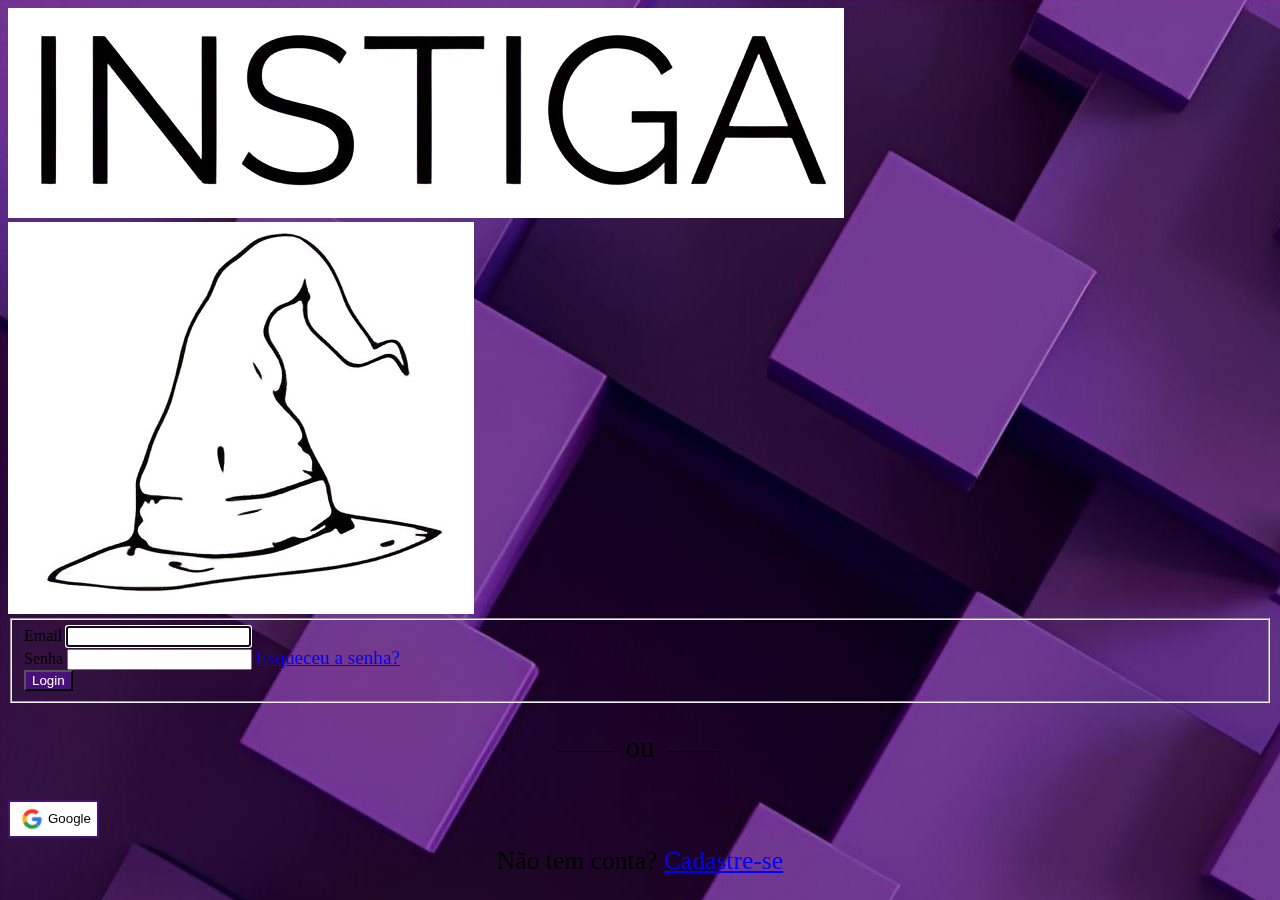
<file: index.html>
<!DOCTYPE html>
<html lang="en">

<head>
    <meta charset="UTF-8">
    <meta name="viewport" content="width=device-width, initial-scale=1.0">
    <title>Document</title>
    <link rel="stylesheet" href="styles/login.css">
</head>

<body>
    <div id="bg-image">
    </div>

    <main>
        <div id="logos">

            <img src="images/logo_nome.jpeg" alt="Instiga">
            <img src="images/logo_imagem.jpeg" alt="Logo">

        </div>
        <form action="" id="form">

            <fieldset>
                <div class="form-area">

                    <label for="email">Email</label>
                    <input type="email" name="email" id="email" autofocus>

                </div>
                <div class="form-area">

                    <label for="password">Senha</label>
                    <input type="password" name="password" id="password">
                    <a id="esqueceusenha" href="#">Esqueceu a senha?</a>

                </div>

                <button id="login">Login</button>

            </fieldset>
            
            <p id="connect">ou</p>
            <button id="Google"><img src="images/google.png" alt="">Google</button>
            <p id="cadastro">Não tem conta? <a href="#">Cadastre-se</a></p>

        </form>

    </main>
</body>

</html>
</file>
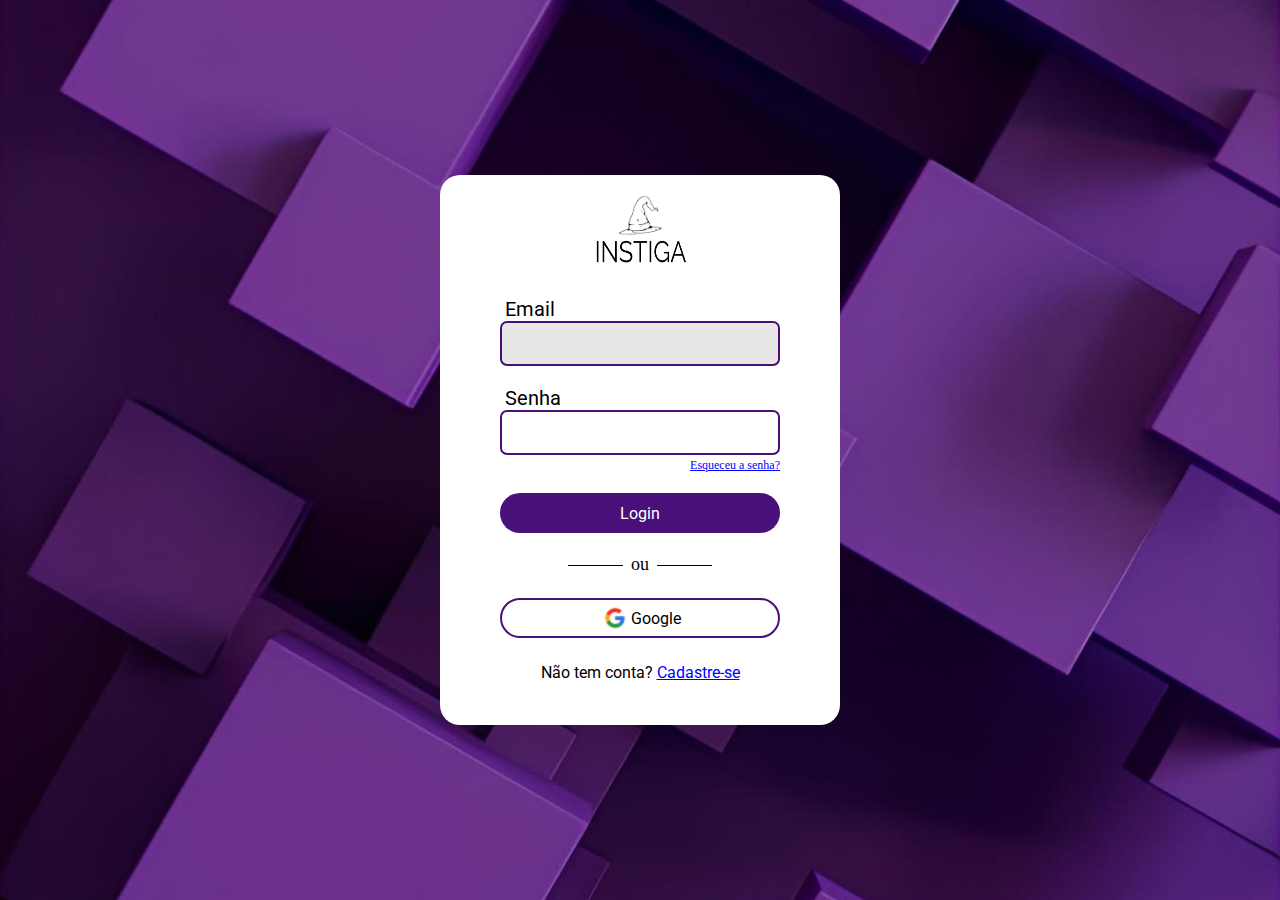
<file: login/index.html>
<!DOCTYPE html>
<html lang="en">

<head>
    <meta charset="UTF-8">
    <meta name="viewport" content="width=device-width, initial-scale=1.0">
    <title>Instiga</title>
    <link rel="stylesheet" href="../styles/index.css">
    <link rel="stylesheet" href="../styles/login.css">
</head>

<body>
    <div id="bg-image">
    </div>

    <main>
        <div id="logos">

            <img src="../images/logo_nome.jpeg" alt="Instiga">
            <img src="../images/logo_imagem.jpeg" alt="Logo">

        </div>
        <form action="" id="form">

            <fieldset>
                <div class="form-area">

                    <label for="email">Email</label>
                    <input type="email" name="email" id="email" autofocus>

                </div>
                <div class="form-area">

                    <label for="password">Senha</label>
                    <input type="password" name="password" id="password">
                    <a id="esqueceusenha" href="#">Esqueceu a senha?</a>

                </div>

                <button id="login">Login</button>

            </fieldset>
            
            <p id="connect">ou</p>
            <button id="Google"><img src="../images/google.png" alt="">Google</button>
            <p id="cadastro">Não tem conta? <a href="../cadastro/cadastro.html">Cadastre-se</a></p>

        </form>

    </main>
</body>

</html>
</file>
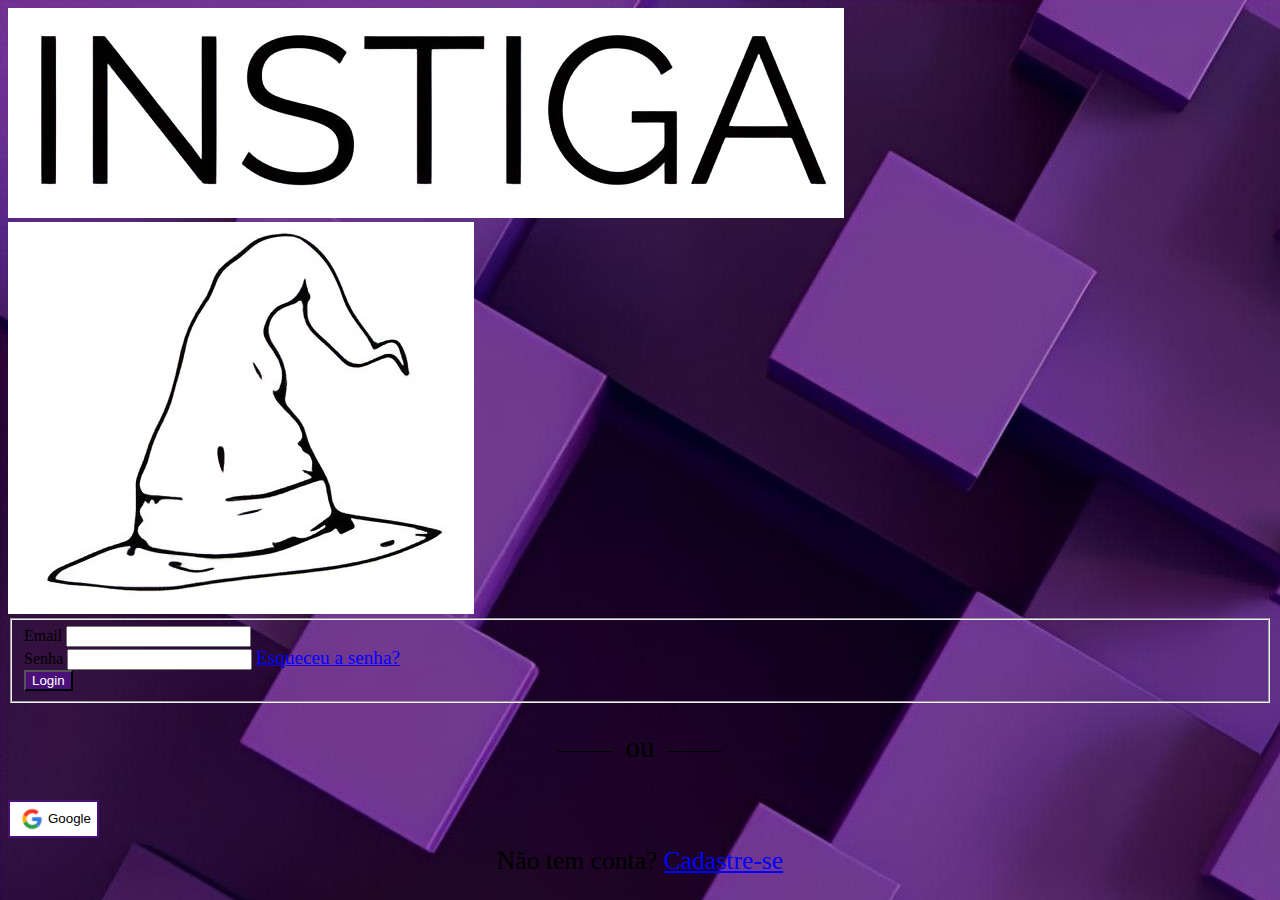
<file: login.html>
<!DOCTYPE html>
<html lang="en">

<head>
    <meta charset="UTF-8">
    <meta name="viewport" content="width=device-width, initial-scale=1.0">
    <title>Document</title>
    <link rel="stylesheet" href="styles/login.css">
</head>

<body>
    <div id="bg-image">
    </div>

    <main>
        <div id="logos">

            <img src="images/logo_nome.jpeg" alt="Instiga">
            <img src="images/logo_imagem.jpeg" alt="Logo">

        </div>
        <form action="" id="form">

            <fieldset>
                <div class="form-area">

                    <label for="email">Email</label>
                    <input type="email" name="email" id="email">

                </div>
                <div class="form-area">

                    <label for="password">Senha</label>
                    <input type="password" name="password" id="password">
                    <a id="esqueceusenha" href="#">Esqueceu a senha?</a>

                </div>

                <button id="login">Login</button>

            </fieldset>
            
            <p id="connect">ou</p>
            <button id="Google"><img src="images/google.png" alt="">Google</button>
            <p id="cadastro">Não tem conta? <a href="#">Cadastre-se</a></p>

        </form>

    </main>
</body>

</html>
</file>
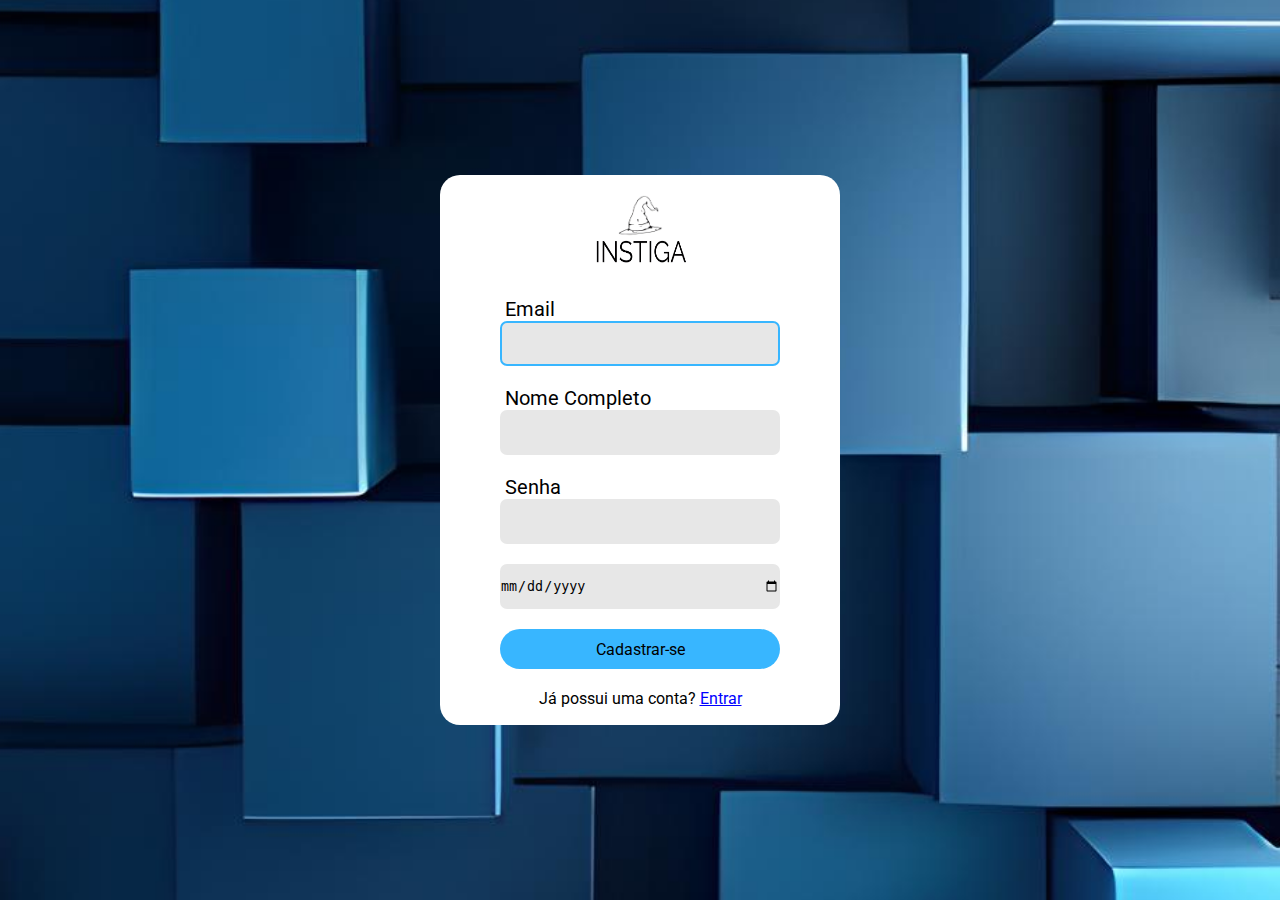
<file: cadastro/cadastro.html>
<!DOCTYPE html>
<html lang="en">

<head>
    <meta charset="UTF-8">
    <meta name="viewport" content="width=device-width, initial-scale=1.0">
    <title>Instiga</title>
    <link rel="stylesheet" href="../styles/index.css">
    <link rel="stylesheet" href="../styles/cadastro.css">
</head>

<body>
    <div id="bg-image">
    </div>

    <main>
        <div id="logos">

            <img src="../images/logo_nome.jpeg" alt="Instiga">
            <img src="../images/logo_imagem.jpeg" alt="Logo">

        </div>
        
        <form action="" id="form">
            <fieldset>
                <div class="form-area">
                    <label for="email">Email</label>
                    <input type="email" name="email" id="email" autofocus>
                </div>

                <div class="form-area">
                    <label for="name">Nome Completo</label>
                    <input type="text" name="name" id="name">
                </div>

                <div class="form-area">
                    <label for="password">Senha</label>
                    <input type="password" name="password" id="password">
                </div>

                <div class="form-area">
                    <label for="date"></label>
                    <input type="date" name="date" id="date">
                </div>

                <button id="cadastrar">Cadastrar-se</button>

                <span id="temConta">Já possui uma conta? <a href="../login/index.html">Entrar</a></span>

            </fieldset>
        </form>
                

    </main>
</body>

</html>
</file>
<file: styles/login.css>
:root{
    --princ: #4a1079;
    --violeta-claro: #370e58;
    --violeta-escuro: #210736;
}

body{
    background-image: url(../login/login-images/celular-bg.png);
}

#esqueceusenha{
    margin-top: .3rem;
    text-align: right;
    font-size: 1.2rem;
}



#login{
    background-color: var(--princ);
    color: white;
}
#login:hover{
    background-color: var(--violeta-claro);
}

#connect{
    text-align: center;
    font-size: 1.8rem;
}

#connect:after, #connect:before{
    margin: 1.2rem .8rem;
    content: ' ';
    display: inline-block;
    vertical-align: middle;
    height: 1px;
    width: 55px;
    background-color: black;
}

#cadastro{
    margin-block: .5rem;
    text-align: center;
    font-size: 1.6rem;
    font-family: Roboto;

}
a{
    color: blue;
}

#Google{
    background-color: white;
    border: 2px solid var(--princ);
    display: flex;
    align-items: center;
    justify-content: center;

}
#Google:hover{
    background-color: rgb(236, 236, 236);
}
#Google img{
    width: 32px;
}


@media screen and (min-width: 768px){
    body{
        background-image: url(../login/login-images/tablet-bg.jpg);
    }
}

@media screen and (min-width: 1400px ){
    #bg-image{
        background-image: url(../login/login-images/notebook-bg.png);
    }
    
    #connect{
        margin-block: 1rem;
    }

    #cadastro{
        margin-top: 3rem;
    }
}

@media screen and (min-width: 1700px){
    #bg-image{
        width: 300px;
        height: 100vh;
    }
}
</file>
<file: styles/index.css>
@charset "UTF-8";
@import url('https://fonts.googleapis.com/css2?family=Roboto:ital,wght@0,100;0,300;0,400;0,500;0,700;0,900;1,100;1,300;1,400;1,500;1,700;1,900&display=swap');

*{
    box-sizing: border-box;
    margin: 0;
    padding: 0;
    outline: none;
    border: none;
}

html{
    font-size: 62.5%;
}

body{
    display: flex;
    align-items: center;

    justify-content: center;
    height: 100vh;
    max-height: 100vh;
    
    background-position: center center;
    background-size: cover;
    background-repeat: no-repeat;
}

main{
    border-radius: 20px;
    background-color: white;
    width: 300px;
    height: 500px;
    margin: auto;
    padding-block: 2rem;
}

#logos{
    display: flex;
    flex-direction: column-reverse;

    justify-content: space-between;
    align-items: center;
    width:80%;
    margin: 0 auto 3rem;
}
#logos img:first-child{
    width: 95px;
    height: 30px;
}
#logos img:last-child{
    width: 50px;
}

form{
    width: 70%;
    margin: auto;
    display: flex;
    flex-direction: column;
    gap: 2rem;
}

fieldset{
    display: flex;
    flex-direction: column;
    gap: 2rem;
}

.form-area {
    display: flex;
    flex-direction: column;
}
.form-area label{
    font-size: 2rem;
    margin-left: .5rem;
    text-align: left;
    font-family: Roboto;
}
.form-area input{
    border: 2px solid var(--princ);
    height: 3rem;
    width: 100%;
    border-radius: 7px;
}

.form-area input:hover{
    padding-left: .5rem;
}


.form-area input:focus{
    padding-left: 1rem;
    background-color: rgb(231, 231, 231);
}

button{
    border-radius: 20px;
    cursor: pointer;
    height: 4rem;
    font-size: 1.6rem;
    font-family: Roboto;
}

@media screen and (min-width: 768px){
    main{
        width: 400px;
        height: 550px;
    }

    .form-area input{
        height: 4.5rem;
    }
}

@media screen and (min-width: 1400px ){
    body{
        background-image:unset;
        display: flex;
    }

    main{
        border-radius: 0;
        width: 500px;
        height:100vh;
        display: flex;
        flex-direction: column;

    }

    #bg-image{
        flex-grow: 1;
        width: 200px;
        height:100%;
        background-size: cover;
        background-position: center bottom;
    }

    #logos{
        align-items: flex-end;
        flex-direction: row;
        margin-block: 3rem;
    }
    #logos img:first-child{
        width: 120px;
    }
    #logos img:last-child{
        width: 70px;
    }
    
    fieldset{
        gap: 3rem;
    }
    .form-area label{
        margin-bottom: .7rem;
    }
}

@media screen and (min-width: 1700px){
    #bg-image{
        width: 300px;
        height: 100vh;
    }
}
</file>
<file: styles/cadastro.css>
:root{
    --princ: #38B6FF;
}

body{
    background-image: url(../cadastro/cadastro-images/celular-bg.jpeg);
}

.form-area input{
    background-color: rgb(231, 231, 231);
    border: unset;
}

.form-area input:focus{
    border: 2px solid var(--princ);
}

#temConta{
    font-size: 1.6rem;
    text-align: center;
    font-family: roboto;
}

#temConta a{
    color: blue;
}

button#cadastrar{
    background-color: var(--princ);
}

button#cadastrar:hover{
    background-color: #0c87ce;
    color: white;
}

@media screen and (min-width: 768px){
    body{
        background-image: url(../cadastro/cadastro-images/tablet-bg.jpeg);
    }
}

@media screen and (min-width: 1400px ){
    #bg-image{
        background-image: url(../cadastro/cadastro-images/notebook-bg.jpeg);
    }

}

@media screen and (min-width: 1700px){
    #bg-image{
        background-image: url(../cadastro/cadastro-images/desktop-bg.jpeg);
        background-position: center top;
        width: 300px;
        height: 100vh;
    }
}
</file>
